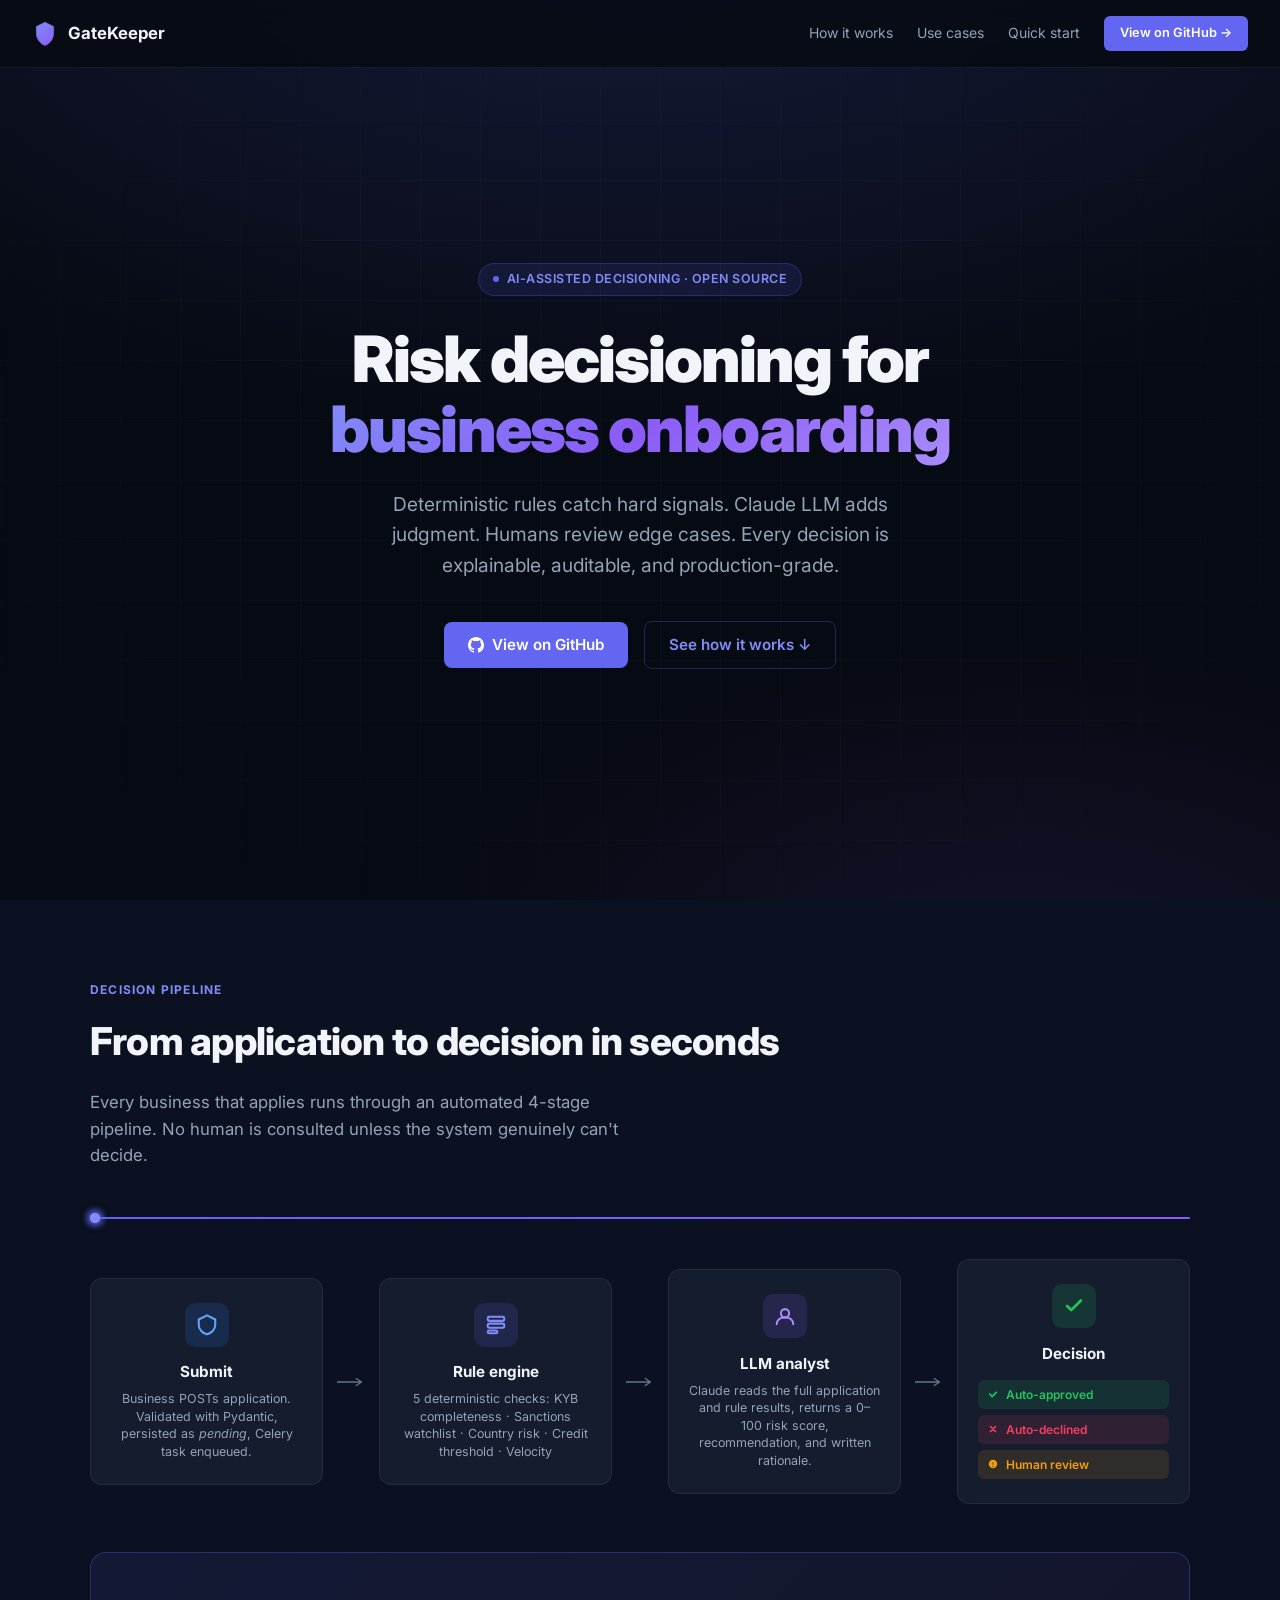
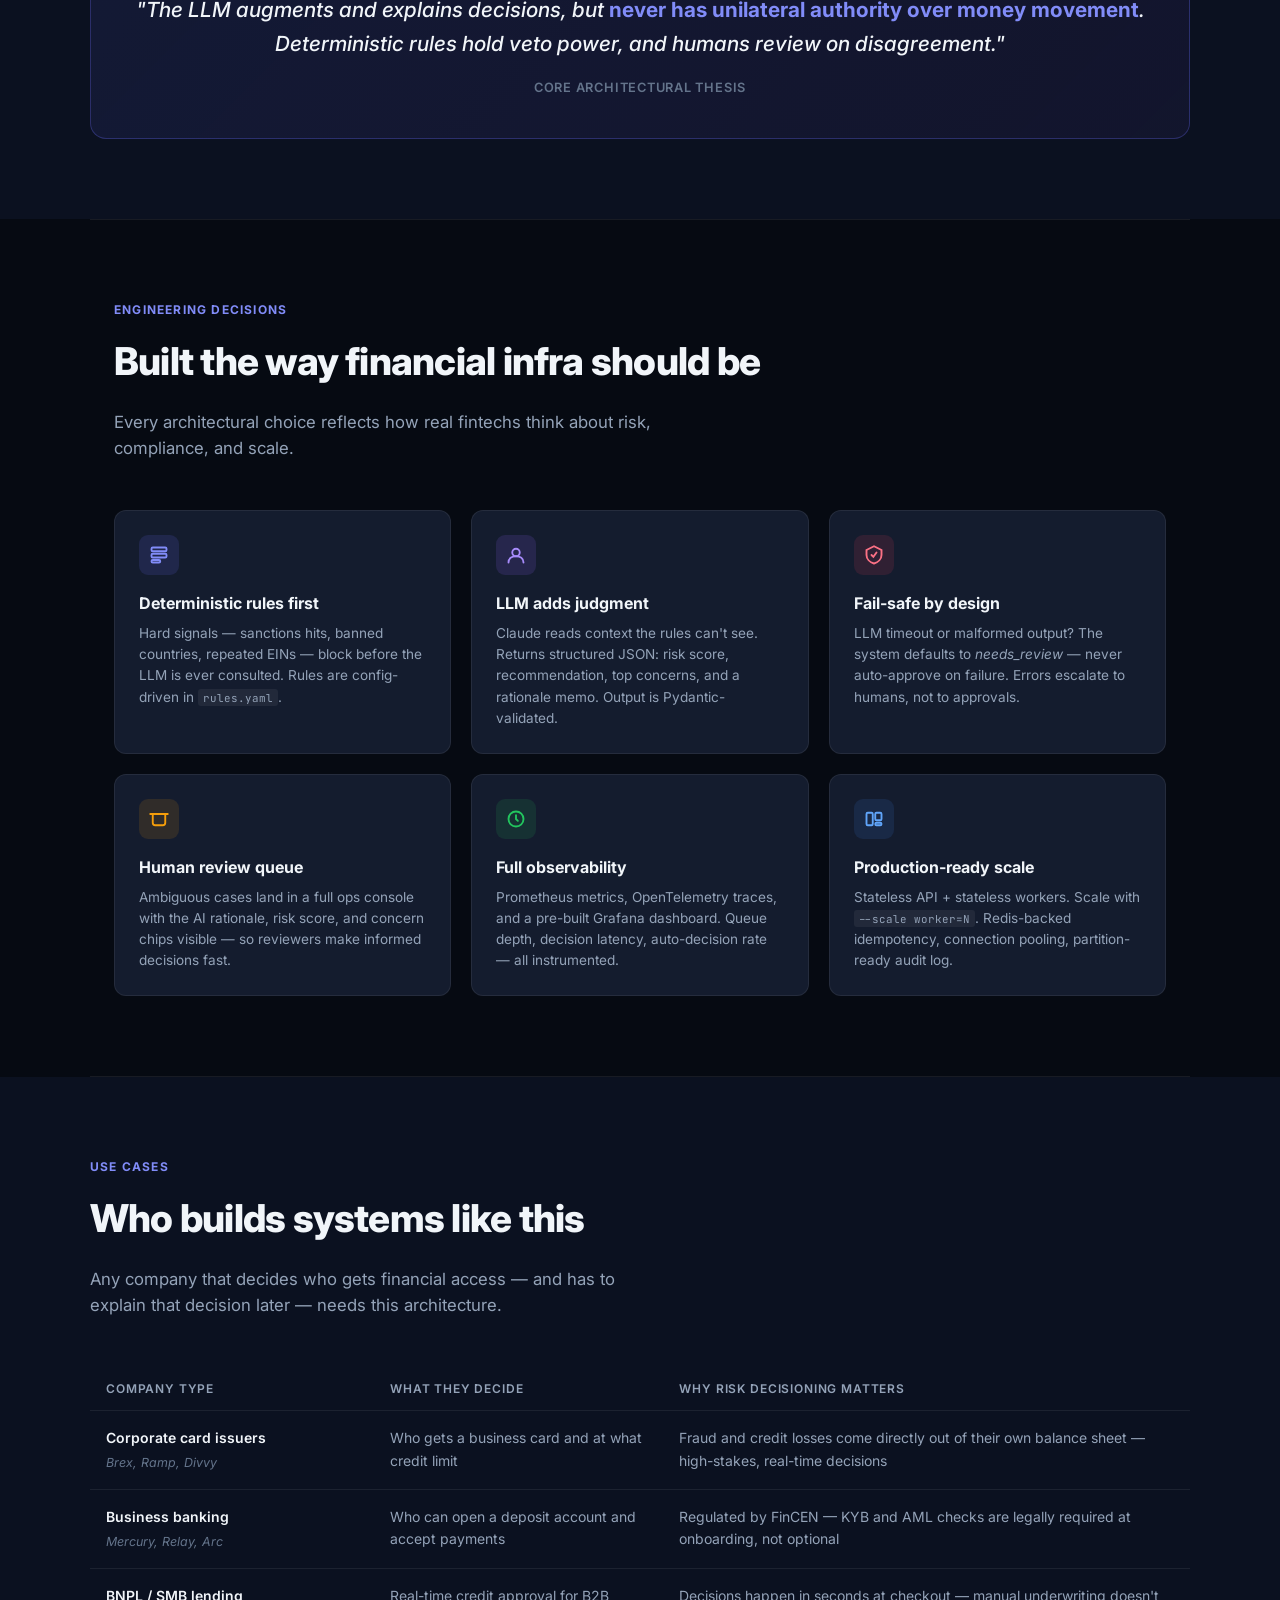
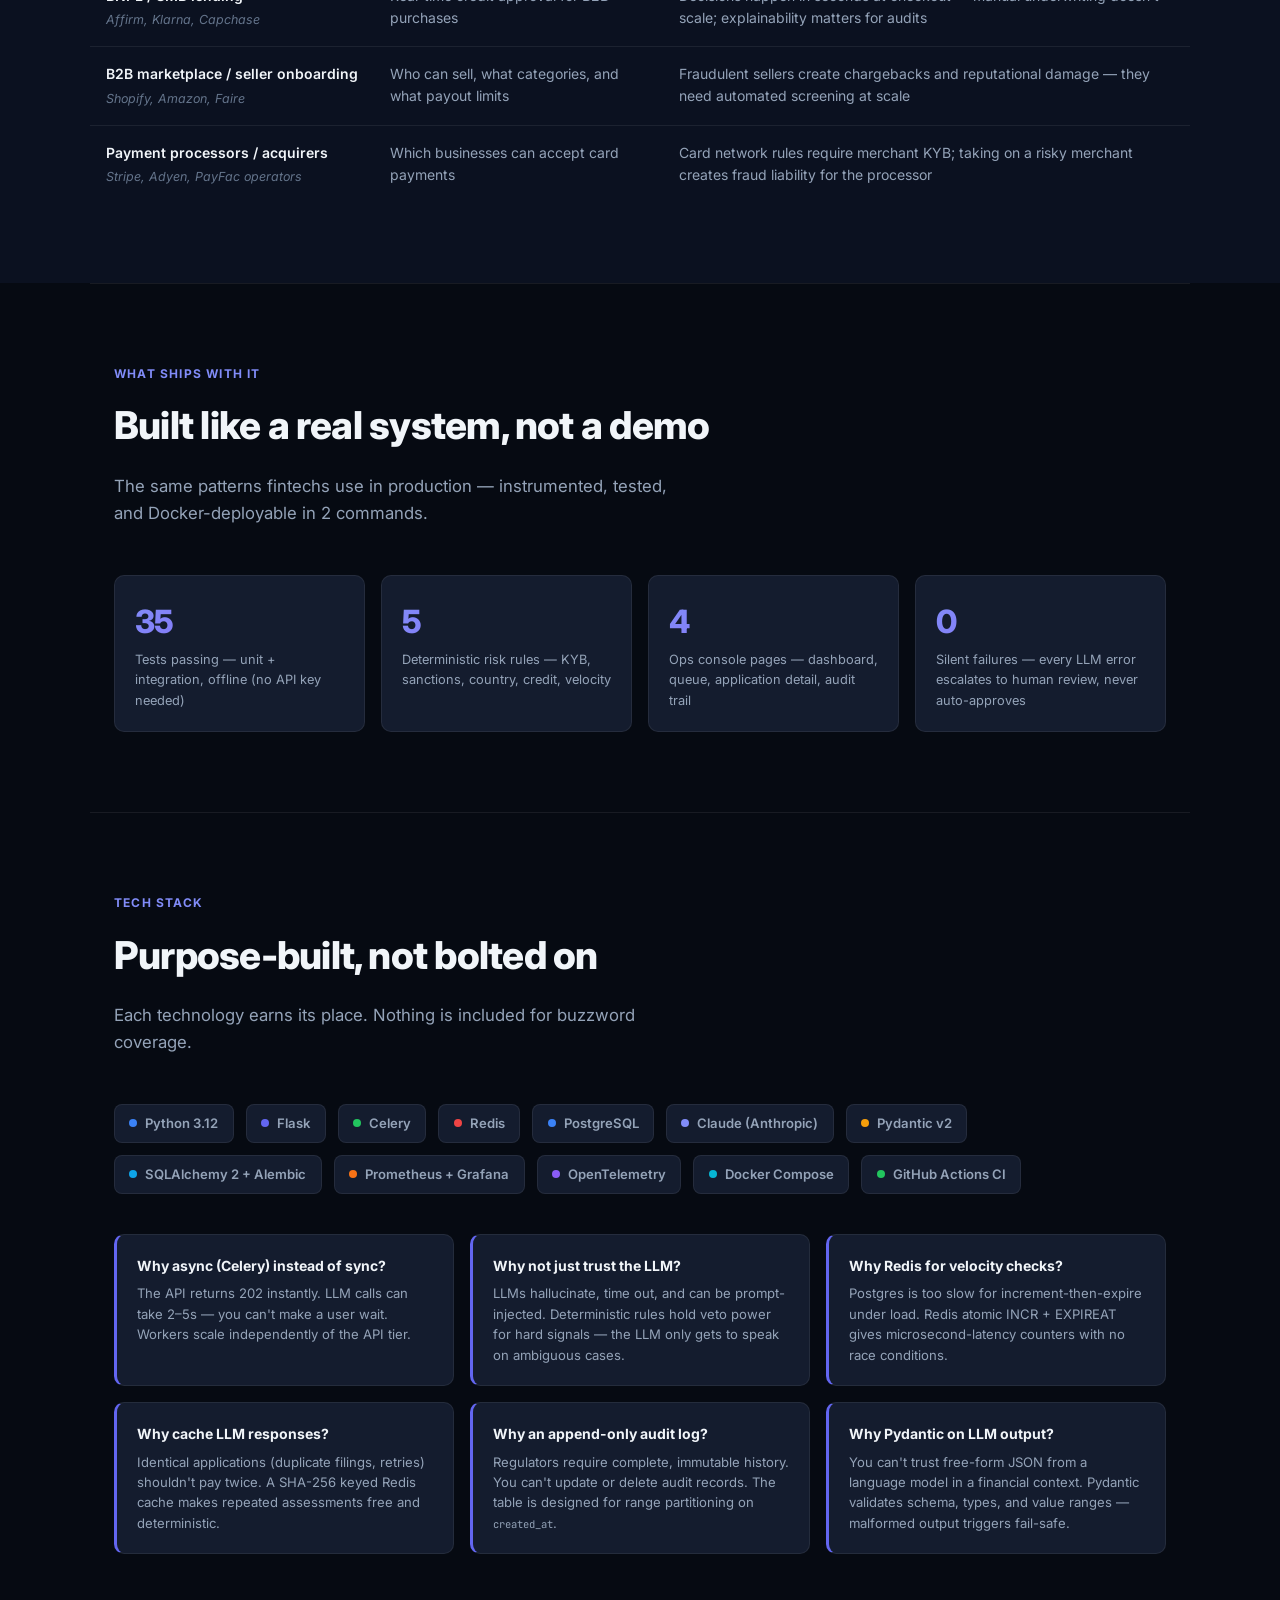
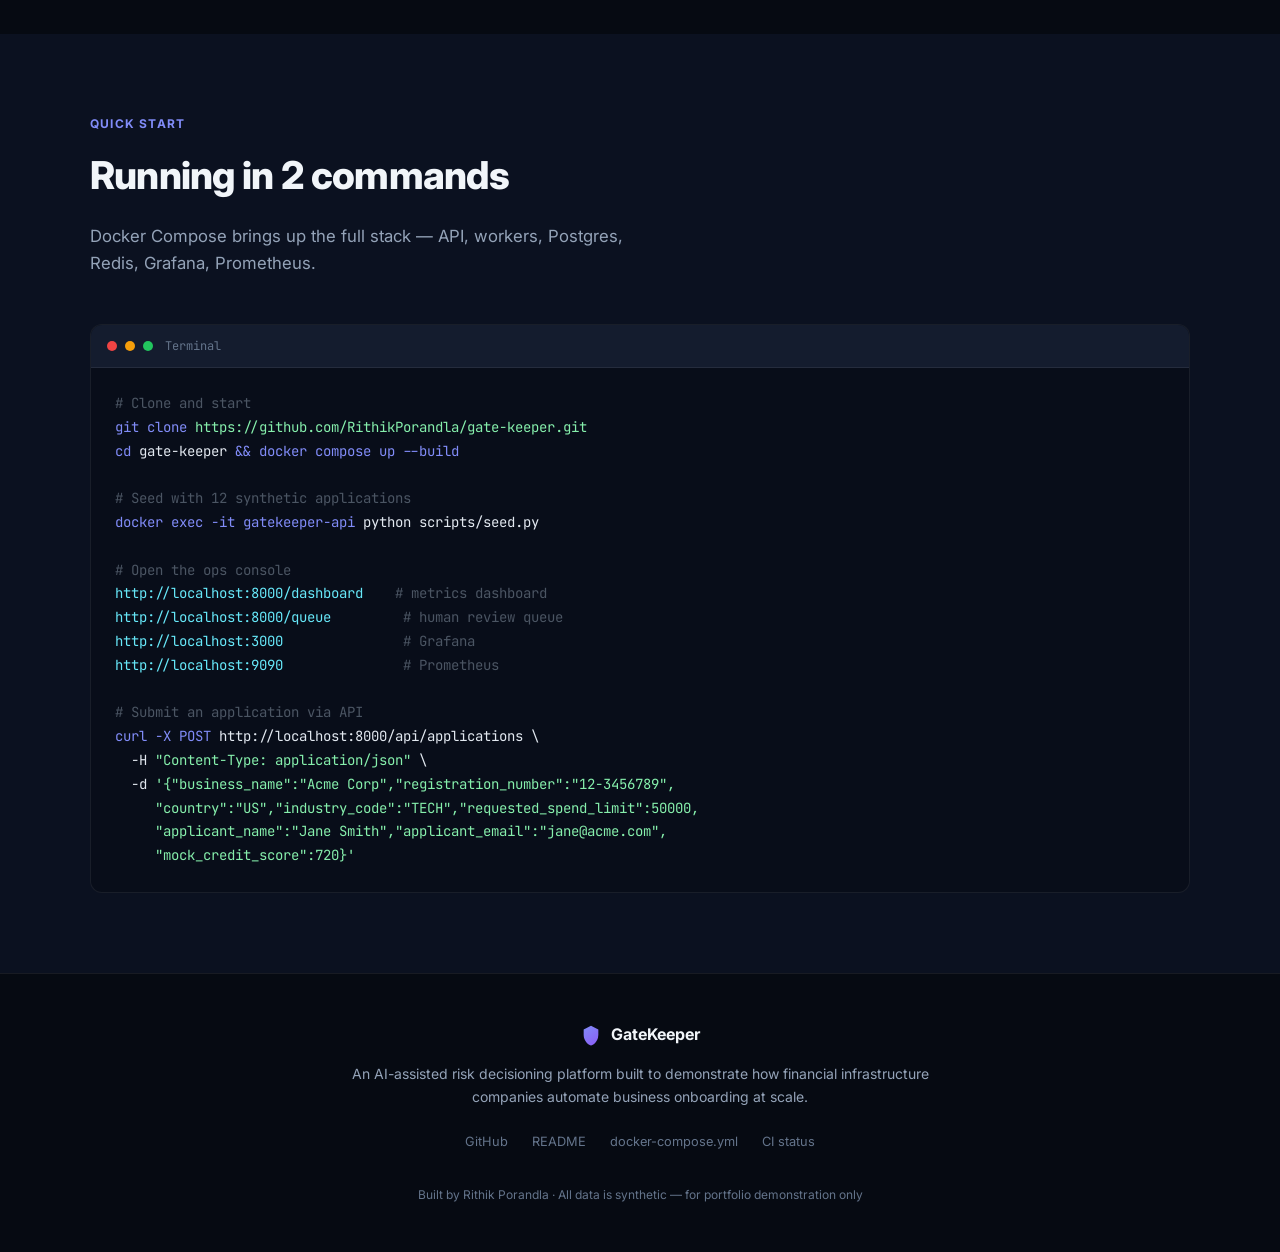
<file: docs/index.html>
<!DOCTYPE html>
<html lang="en">
<head>
  <meta charset="UTF-8">
  <meta name="viewport" content="width=device-width, initial-scale=1.0">
  <title>GateKeeper — AI Risk Decisioning Platform</title>
  <meta name="description" content="AI-assisted business onboarding and risk decisioning. Deterministic rules + LLM judgment + human oversight. Built for fintechs and B2B SaaS.">
  <meta property="og:title" content="GateKeeper — AI Risk Decisioning Platform">
  <meta property="og:description" content="Deterministic rules + Claude LLM + human review. The architecture behind how fintechs decide who gets access.">
  <meta property="og:type" content="website">
  <link rel="preconnect" href="https://fonts.googleapis.com">
  <link rel="preconnect" href="https://fonts.gstatic.com" crossorigin>
  <link href="https://fonts.googleapis.com/css2?family=Inter:wght@300;400;500;600;700;800;900&family=JetBrains+Mono:wght@400;500&display=swap" rel="stylesheet">
  <style>
    *, *::before, *::after { box-sizing: border-box; margin: 0; padding: 0; }

    :root {
      --bg:          #060a12;
      --bg-2:        #0b1120;
      --bg-3:        #111827;
      --surface:     #141c2e;
      --surface-2:   #1a2440;
      --border:      rgba(255,255,255,.07);
      --border-lit:  rgba(99,102,241,.3);
      --indigo:      #6366f1;
      --indigo-2:    #818cf8;
      --violet:      #8b5cf6;
      --green:       #22c55e;
      --amber:       #f59e0b;
      --red:         #f43f5e;
      --text:        #f1f5f9;
      --text-2:      #94a3b8;
      --text-3:      #64748b;
      --mono:        'JetBrains Mono', monospace;
    }

    html { scroll-behavior: smooth; }

    body {
      font-family: 'Inter', -apple-system, sans-serif;
      background: var(--bg);
      color: var(--text);
      line-height: 1.6;
      overflow-x: hidden;
    }

    /* ── Nav ── */
    nav {
      position: fixed; top: 0; left: 0; right: 0; z-index: 100;
      display: flex; align-items: center; justify-content: space-between;
      padding: 1rem 2rem;
      background: rgba(6,10,18,.8);
      backdrop-filter: blur(12px);
      border-bottom: 1px solid var(--border);
    }
    .nav-brand {
      display: flex; align-items: center; gap: .6rem;
      font-weight: 700; font-size: 1.05rem; color: var(--text);
      text-decoration: none;
    }
    .nav-brand svg { width: 26px; height: 26px; }
    .nav-links { display: flex; align-items: center; gap: 1.5rem; }
    .nav-links a {
      color: var(--text-2); font-size: .875rem; text-decoration: none;
      transition: color .2s;
    }
    .nav-links a:hover { color: var(--text); }
    .nav-cta {
      background: var(--indigo); color: #fff !important;
      padding: .45rem 1rem; border-radius: 6px;
      font-weight: 600; font-size: .8rem !important;
      transition: opacity .2s !important;
    }
    .nav-cta:hover { opacity: .85; }

    /* ── Hero ── */
    .hero {
      min-height: 100vh;
      display: flex; align-items: center; justify-content: center;
      text-align: center;
      padding: 7rem 1.5rem 5rem;
      position: relative;
      background:
        radial-gradient(ellipse 80% 60% at 50% -10%, rgba(99,102,241,.18), transparent),
        radial-gradient(ellipse 50% 40% at 80% 110%, rgba(139,92,246,.10), transparent);
    }
    .hero::before {
      content: '';
      position: absolute; inset: 0;
      background-image:
        linear-gradient(rgba(255,255,255,.025) 1px, transparent 1px),
        linear-gradient(90deg, rgba(255,255,255,.025) 1px, transparent 1px);
      background-size: 60px 60px;
      mask-image: radial-gradient(ellipse 80% 80% at 50% 50%, black 40%, transparent 80%);
      pointer-events: none;
    }
    .hero-inner { position: relative; max-width: 760px; }
    .hero-badge {
      display: inline-flex; align-items: center; gap: .5rem;
      background: rgba(99,102,241,.12); border: 1px solid rgba(99,102,241,.25);
      color: var(--indigo-2); font-size: .78rem; font-weight: 600;
      padding: .35rem .85rem; border-radius: 100px;
      letter-spacing: .04em; text-transform: uppercase;
      margin-bottom: 1.75rem;
    }
    .hero-badge-dot {
      width: 6px; height: 6px; border-radius: 50%;
      background: var(--indigo); animation: pulse 2s infinite;
    }
    @keyframes pulse {
      0%,100% { opacity: 1; transform: scale(1); }
      50% { opacity: .5; transform: scale(.8); }
    }
    h1 {
      font-size: clamp(2.4rem, 6vw, 4rem);
      font-weight: 900;
      line-height: 1.1;
      letter-spacing: -.03em;
      margin-bottom: 1.5rem;
    }
    .grad-text {
      background: linear-gradient(135deg, var(--indigo-2) 0%, var(--violet) 50%, #a78bfa 100%);
      -webkit-background-clip: text;
      -webkit-text-fill-color: transparent;
      background-clip: text;
    }
    .hero-sub {
      font-size: clamp(1rem, 2.5vw, 1.2rem);
      color: var(--text-2); max-width: 540px; margin: 0 auto 2.5rem;
      font-weight: 400;
    }
    .hero-ctas {
      display: flex; align-items: center; justify-content: center;
      gap: 1rem; flex-wrap: wrap;
    }
    .btn-primary {
      display: inline-flex; align-items: center; gap: .5rem;
      background: var(--indigo); color: #fff;
      padding: .7rem 1.5rem; border-radius: 8px;
      font-weight: 600; font-size: .95rem; text-decoration: none;
      transition: opacity .2s, transform .15s;
    }
    .btn-primary:hover { opacity: .88; transform: translateY(-1px); }
    .btn-outline {
      display: inline-flex; align-items: center; gap: .5rem;
      border: 1px solid var(--border-lit); color: var(--indigo-2);
      padding: .7rem 1.5rem; border-radius: 8px;
      font-weight: 600; font-size: .95rem; text-decoration: none;
      transition: background .2s, transform .15s;
    }
    .btn-outline:hover { background: rgba(99,102,241,.08); transform: translateY(-1px); }

    /* ── Section layout ── */
    section { padding: 5rem 1.5rem; max-width: 1100px; margin: 0 auto; }
    .section-label {
      font-size: .75rem; font-weight: 700; letter-spacing: .1em;
      text-transform: uppercase; color: var(--indigo-2);
      margin-bottom: .75rem;
    }
    .section-title {
      font-size: clamp(1.6rem, 4vw, 2.4rem);
      font-weight: 800; letter-spacing: -.02em;
      margin-bottom: 1rem;
    }
    .section-sub {
      color: var(--text-2); font-size: 1.05rem; max-width: 560px;
      margin-bottom: 3rem;
    }
    .divider { border: none; border-top: 1px solid var(--border); max-width: 1100px; margin: 0 auto; }

    /* ── Pipeline ── */
    .pipeline-section { background: var(--bg-2); padding: 5rem 1.5rem; }
    .pipeline-section > .inner { max-width: 1100px; margin: 0 auto; }
    .pipeline-flow {
      display: grid;
      grid-template-columns: 1fr 40px 1fr 40px 1fr 40px 1fr;
      align-items: center;
      gap: .5rem;
      margin-top: 2.5rem;
      overflow-x: auto;
    }
    .pipe-stage {
      background: var(--surface);
      border: 1px solid var(--border);
      border-radius: 12px;
      padding: 1.5rem 1.25rem;
      text-align: center;
      position: relative;
      transition: border-color .3s, transform .2s;
      min-width: 160px;
    }
    .pipe-stage:hover { border-color: var(--border-lit); transform: translateY(-3px); }
    .pipe-stage-icon {
      width: 44px; height: 44px; border-radius: 10px;
      display: flex; align-items: center; justify-content: center;
      margin: 0 auto .85rem;
    }
    .pi-blue  { background: rgba(59,130,246,.15); color: #60a5fa; }
    .pi-indigo{ background: rgba(99,102,241,.15); color: var(--indigo-2); }
    .pi-violet{ background: rgba(139,92,246,.15); color: #a78bfa; }
    .pi-green { background: rgba(34,197,94,.15);  color: var(--green); }
    .pipe-stage-icon svg { width: 22px; height: 22px; }
    .pipe-stage-name { font-weight: 700; font-size: .95rem; margin-bottom: .35rem; }
    .pipe-stage-desc { font-size: .78rem; color: var(--text-2); line-height: 1.4; }
    .pipe-arrow {
      display: flex; align-items: center; justify-content: center;
      color: var(--text-3);
    }
    .pipe-arrow svg { width: 28px; height: 20px; }
    .pipe-outcomes {
      display: flex; flex-direction: column; gap: .4rem; margin-top: .85rem;
    }
    .outcome-item {
      display: flex; align-items: center; gap: .5rem;
      font-size: .75rem; font-weight: 600; padding: .3rem .6rem;
      border-radius: 6px;
    }
    .oi-green { background: rgba(34,197,94,.12); color: var(--green); }
    .oi-red   { background: rgba(244,63,94,.12);  color: var(--red); }
    .oi-amber { background: rgba(245,158,11,.12); color: var(--amber); }
    .outcome-item svg { width: 10px; height: 10px; flex-shrink: 0; }

    /* Flow animation */
    .flow-track {
      height: 2px; background: linear-gradient(90deg, var(--indigo), var(--violet));
      position: relative; overflow: visible; margin: 2.5rem 0 .5rem;
      border-radius: 2px; opacity: .35;
      max-width: 100%;
    }
    .flow-dot {
      width: 10px; height: 10px; border-radius: 50%;
      background: var(--indigo-2);
      box-shadow: 0 0 8px var(--indigo);
      position: absolute; top: 50%; transform: translateY(-50%);
      animation: flowRight 4s linear infinite;
    }
    .flow-dot:nth-child(2) { animation-delay: 1.3s; }
    .flow-dot:nth-child(3) { animation-delay: 2.6s; }
    @keyframes flowRight {
      0%   { left: -10px; opacity: 0; }
      5%   { opacity: 1; }
      95%  { opacity: 1; }
      100% { left: calc(100% + 10px); opacity: 0; }
    }

    /* ── Features ── */
    .features-grid {
      display: grid;
      grid-template-columns: repeat(auto-fill, minmax(300px, 1fr));
      gap: 1.25rem;
      margin-top: 2.5rem;
    }
    .feature-card {
      background: var(--surface);
      border: 1px solid var(--border);
      border-radius: 12px;
      padding: 1.5rem;
      transition: border-color .3s, transform .2s;
    }
    .feature-card:hover { border-color: var(--border-lit); transform: translateY(-2px); }
    .feature-icon {
      width: 40px; height: 40px; border-radius: 9px;
      display: flex; align-items: center; justify-content: center;
      margin-bottom: 1rem;
    }
    .feature-icon svg { width: 20px; height: 20px; }
    .feature-title { font-weight: 700; font-size: 1rem; margin-bottom: .4rem; }
    .feature-desc { font-size: .85rem; color: var(--text-2); line-height: 1.55; }

    /* ── Use cases ── */
    .usecases-section { background: var(--bg-2); padding: 5rem 1.5rem; }
    .usecases-section > .inner { max-width: 1100px; margin: 0 auto; }
    .usecases-table {
      width: 100%; border-collapse: collapse; margin-top: 2.5rem;
      font-size: .875rem;
    }
    .usecases-table th {
      text-align: left; padding: .75rem 1rem;
      color: var(--text-2); font-weight: 600; font-size: .75rem;
      text-transform: uppercase; letter-spacing: .07em;
      border-bottom: 1px solid var(--border);
    }
    .usecases-table td {
      padding: 1rem;
      border-bottom: 1px solid var(--border);
      vertical-align: top;
    }
    .usecases-table tr:last-child td { border-bottom: none; }
    .usecases-table tr:hover td { background: rgba(99,102,241,.04); }
    .uc-who { font-weight: 600; color: var(--text); white-space: nowrap; }
    .uc-companies { color: var(--text-3); font-size: .78rem; margin-top: .2rem; font-style: italic; }
    .uc-what { color: var(--text-2); }
    .uc-why  { color: var(--text-2); }
    .uc-badge {
      display: inline-block; font-size: .7rem; font-weight: 600;
      padding: .2rem .55rem; border-radius: 100px;
      background: rgba(99,102,241,.12); color: var(--indigo-2);
      border: 1px solid rgba(99,102,241,.2);
      white-space: nowrap;
    }

    /* ── Observability callout ── */
    .obs-grid {
      display: grid; grid-template-columns: repeat(auto-fill, minmax(220px, 1fr));
      gap: 1rem; margin-top: 2.5rem;
    }
    .obs-card {
      background: var(--surface); border: 1px solid var(--border);
      border-radius: 10px; padding: 1.25rem;
    }
    .obs-num {
      font-size: 2rem; font-weight: 800; letter-spacing: -.03em;
      background: linear-gradient(135deg, var(--indigo-2), var(--violet));
      -webkit-background-clip: text; -webkit-text-fill-color: transparent;
      background-clip: text;
    }
    .obs-label { font-size: .8rem; color: var(--text-2); margin-top: .2rem; }

    /* ── Tech stack ── */
    .stack-grid {
      display: flex; flex-wrap: wrap; gap: .75rem;
      margin-top: 2rem;
    }
    .stack-badge {
      display: inline-flex; align-items: center; gap: .5rem;
      background: var(--surface); border: 1px solid var(--border);
      border-radius: 8px; padding: .5rem .9rem;
      font-size: .82rem; font-weight: 600; color: var(--text-2);
      transition: border-color .2s, color .2s;
    }
    .stack-badge:hover { border-color: var(--border-lit); color: var(--text); }
    .stack-badge .dot {
      width: 8px; height: 8px; border-radius: 50%;
    }

    /* ── Quick start ── */
    .quickstart-section { background: var(--bg-2); padding: 5rem 1.5rem; }
    .quickstart-section > .inner { max-width: 1100px; margin: 0 auto; }
    .code-block {
      background: #080d19;
      border: 1px solid var(--border);
      border-radius: 12px;
      overflow: hidden;
      margin-top: 2rem;
    }
    .code-bar {
      background: var(--surface); padding: .7rem 1rem;
      display: flex; align-items: center; gap: .5rem;
      border-bottom: 1px solid var(--border);
    }
    .code-dot { width: 10px; height: 10px; border-radius: 50%; }
    .code-bar-label {
      margin-left: .25rem; font-size: .75rem; color: var(--text-3);
      font-family: var(--mono);
    }
    .code-body { padding: 1.5rem 1.5rem; overflow-x: auto; }
    .code-body pre {
      font-family: var(--mono);
      font-size: .875rem; line-height: 1.7;
      color: #e2e8f0;
    }
    .c-comment { color: #4b5563; }
    .c-cmd     { color: var(--indigo-2); }
    .c-str     { color: #86efac; }
    .c-url     { color: #67e8f9; }

    /* ── Design decisions ── */
    .decisions-grid {
      display: grid; grid-template-columns: repeat(auto-fill, minmax(280px, 1fr));
      gap: 1rem; margin-top: 2.5rem;
    }
    .decision-card {
      background: var(--surface); border: 1px solid var(--border);
      border-radius: 10px; padding: 1.25rem;
      border-left: 3px solid var(--indigo);
    }
    .decision-q { font-weight: 700; font-size: .875rem; margin-bottom: .4rem; color: var(--text); }
    .decision-a { font-size: .82rem; color: var(--text-2); line-height: 1.55; }

    /* ── Architecture thesis ── */
    .thesis-box {
      background: linear-gradient(135deg, rgba(99,102,241,.1) 0%, rgba(139,92,246,.06) 100%);
      border: 1px solid var(--border-lit);
      border-radius: 16px;
      padding: 2.5rem;
      margin-top: 3rem;
      text-align: center;
    }
    .thesis-quote {
      font-size: clamp(1.05rem, 2.5vw, 1.3rem);
      font-weight: 500; color: var(--text); line-height: 1.65;
      font-style: italic;
    }
    .thesis-quote strong { color: var(--indigo-2); font-style: normal; }
    .thesis-attr {
      margin-top: 1rem; font-size: .8rem; color: var(--text-3); font-weight: 600;
      letter-spacing: .06em; text-transform: uppercase;
    }

    /* ── Footer ── */
    footer {
      border-top: 1px solid var(--border);
      padding: 3rem 1.5rem;
      text-align: center;
    }
    .footer-inner { max-width: 600px; margin: 0 auto; }
    .footer-logo {
      display: inline-flex; align-items: center; gap: .6rem;
      font-weight: 700; font-size: 1rem; color: var(--text);
      text-decoration: none; margin-bottom: 1rem;
    }
    .footer-logo svg { width: 22px; height: 22px; }
    .footer-desc { font-size: .875rem; color: var(--text-2); margin-bottom: 1.5rem; }
    .footer-links { display: flex; align-items: center; justify-content: center; gap: 1.5rem; }
    .footer-links a {
      font-size: .8rem; color: var(--text-3); text-decoration: none;
      transition: color .2s;
    }
    .footer-links a:hover { color: var(--indigo-2); }
    .footer-copy { margin-top: 2rem; font-size: .75rem; color: var(--text-3); }

    /* ── Scroll reveal ── */
    .reveal { opacity: 0; transform: translateY(24px); transition: opacity .6s, transform .6s; }
    .reveal.visible { opacity: 1; transform: none; }

    /* ── Responsive ── */
    @media (max-width: 680px) {
      nav { padding: 1rem; }
      .pipeline-flow { grid-template-columns: 1fr; }
      .pipe-arrow { transform: rotate(90deg); }
      .usecases-table { font-size: .8rem; }
      .usecases-table td { padding: .75rem .6rem; }
    }
  </style>
</head>
<body>

<!-- ── Nav ── -->
<nav>
  <a href="#" class="nav-brand">
    <svg viewBox="0 0 24 24" fill="none">
      <path d="M12 2L4 6v6c0 5.25 3.5 10.15 8 11.5C16.5 22.15 20 17.25 20 12V6L12 2z"
        fill="url(#ng)" stroke="url(#ng)" stroke-width=".5"/>
      <defs>
        <linearGradient id="ng" x1="4" y1="2" x2="20" y2="23.5" gradientUnits="userSpaceOnUse">
          <stop offset="0%" stop-color="#818cf8"/>
          <stop offset="100%" stop-color="#8b5cf6"/>
        </linearGradient>
      </defs>
    </svg>
    GateKeeper
  </a>
  <div class="nav-links">
    <a href="#pipeline">How it works</a>
    <a href="#usecases">Use cases</a>
    <a href="#quickstart">Quick start</a>
    <a href="https://github.com/RithikPorandla/gate-keeper" class="nav-cta" target="_blank" rel="noopener">
      View on GitHub →
    </a>
  </div>
</nav>

<!-- ── Hero ── -->
<div class="hero">
  <div class="hero-inner">
    <div class="hero-badge">
      <div class="hero-badge-dot"></div>
      AI-assisted decisioning · Open source
    </div>
    <h1>
      Risk decisioning for<br>
      <span class="grad-text">business onboarding</span>
    </h1>
    <p class="hero-sub">
      Deterministic rules catch hard signals. Claude LLM adds judgment.
      Humans review edge cases. Every decision is explainable, auditable, and production-grade.
    </p>
    <div class="hero-ctas">
      <a href="https://github.com/RithikPorandla/gate-keeper" class="btn-primary" target="_blank" rel="noopener">
        <svg viewBox="0 0 20 20" fill="currentColor" width="16" height="16">
          <path fill-rule="evenodd" d="M10 0C4.477 0 0 4.484 0 10.017c0 4.425 2.865 8.18 6.839 9.504.5.092.682-.217.682-.483 0-.237-.008-.868-.013-1.703-2.782.605-3.369-1.343-3.369-1.343-.454-1.158-1.11-1.466-1.11-1.466-.908-.62.069-.608.069-.608 1.003.07 1.531 1.032 1.531 1.032.892 1.53 2.341 1.088 2.91.832.092-.647.35-1.088.636-1.338-2.22-.253-4.555-1.113-4.555-4.951 0-1.093.39-1.988 1.029-2.688-.103-.253-.446-1.272.098-2.65 0 0 .84-.27 2.75 1.026A9.564 9.564 0 0110 4.844c.85.004 1.705.115 2.504.337 1.909-1.296 2.747-1.027 2.747-1.027.546 1.379.203 2.398.1 2.651.64.7 1.028 1.595 1.028 2.688 0 3.848-2.339 4.695-4.566 4.943.359.309.678.92.678 1.855 0 1.338-.012 2.419-.012 2.747 0 .268.18.58.688.482A10.019 10.019 0 0020 10.017C20 4.484 15.522 0 10 0z" clip-rule="evenodd"/>
        </svg>
        View on GitHub
      </a>
      <a href="#pipeline" class="btn-outline">
        See how it works ↓
      </a>
    </div>
  </div>
</div>

<!-- ── Pipeline ── -->
<div class="pipeline-section" id="pipeline">
  <div class="inner">
    <div class="reveal">
      <div class="section-label">Decision pipeline</div>
      <h2 class="section-title">From application to decision in seconds</h2>
      <p class="section-sub">
        Every business that applies runs through an automated 4-stage pipeline.
        No human is consulted unless the system genuinely can't decide.
      </p>
    </div>

    <div class="flow-track reveal">
      <div class="flow-dot"></div>
      <div class="flow-dot"></div>
      <div class="flow-dot"></div>
    </div>

    <div class="pipeline-flow reveal">

      <div class="pipe-stage">
        <div class="pipe-stage-icon pi-blue">
          <svg viewBox="0 0 16 16" fill="none" stroke="currentColor" stroke-width="1.5" stroke-linecap="round">
            <path d="M8 1L2 4v4c0 3 2.5 5.8 6 6.8C11.5 13.8 14 11 14 8V4L8 1z"/>
          </svg>
        </div>
        <div class="pipe-stage-name">Submit</div>
        <div class="pipe-stage-desc">Business POSTs application. Validated with Pydantic, persisted as <em>pending</em>, Celery task enqueued.</div>
      </div>

      <div class="pipe-arrow">
        <svg viewBox="0 0 32 12" fill="none">
          <path d="M0 6h28M22 2l6 4-6 4" stroke="currentColor" stroke-width="1.5" stroke-linecap="round" stroke-linejoin="round"/>
        </svg>
      </div>

      <div class="pipe-stage">
        <div class="pipe-stage-icon pi-indigo">
          <svg viewBox="0 0 16 16" fill="none" stroke="currentColor" stroke-width="1.5" stroke-linecap="round">
            <rect x="2" y="2" width="12" height="3" rx="1"/>
            <rect x="2" y="7" width="12" height="3" rx="1"/>
            <rect x="2" y="12" width="7" height="2" rx="1"/>
          </svg>
        </div>
        <div class="pipe-stage-name">Rule engine</div>
        <div class="pipe-stage-desc">5 deterministic checks: KYB completeness · Sanctions watchlist · Country risk · Credit threshold · Velocity</div>
      </div>

      <div class="pipe-arrow">
        <svg viewBox="0 0 32 12" fill="none">
          <path d="M0 6h28M22 2l6 4-6 4" stroke="currentColor" stroke-width="1.5" stroke-linecap="round" stroke-linejoin="round"/>
        </svg>
      </div>

      <div class="pipe-stage">
        <div class="pipe-stage-icon pi-violet">
          <svg viewBox="0 0 16 16" fill="none" stroke="currentColor" stroke-width="1.5" stroke-linecap="round">
            <circle cx="8" cy="6" r="3"/>
            <path d="M2 14c0-3.3 2.7-5 6-5s6 1.7 6 5"/>
          </svg>
        </div>
        <div class="pipe-stage-name">LLM analyst</div>
        <div class="pipe-stage-desc">Claude reads the full application and rule results, returns a 0–100 risk score, recommendation, and written rationale.</div>
      </div>

      <div class="pipe-arrow">
        <svg viewBox="0 0 32 12" fill="none">
          <path d="M0 6h28M22 2l6 4-6 4" stroke="currentColor" stroke-width="1.5" stroke-linecap="round" stroke-linejoin="round"/>
        </svg>
      </div>

      <div class="pipe-stage">
        <div class="pipe-stage-icon pi-green">
          <svg viewBox="0 0 16 16" fill="none" stroke="currentColor" stroke-width="2" stroke-linecap="round" stroke-linejoin="round">
            <path d="M13 4L6 11 3 8"/>
          </svg>
        </div>
        <div class="pipe-stage-name">Decision</div>
        <div class="pipe-outcomes">
          <div class="outcome-item oi-green">
            <svg viewBox="0 0 12 12" fill="none" stroke="currentColor" stroke-width="2" stroke-linecap="round"><path d="M2 6l3 3 5-5"/></svg>
            Auto-approved
          </div>
          <div class="outcome-item oi-red">
            <svg viewBox="0 0 12 12" fill="none" stroke="currentColor" stroke-width="2" stroke-linecap="round"><path d="M3 3l6 6M9 3l-6 6"/></svg>
            Auto-declined
          </div>
          <div class="outcome-item oi-amber">
            <svg viewBox="0 0 12 12" fill="currentColor"><path d="M6 1a5 5 0 100 10A5 5 0 006 1zm-.5 3a.5.5 0 011 0v2.5a.5.5 0 01-1 0V4zm.5 5.5a.75.75 0 110-1.5.75.75 0 010 1.5z"/></svg>
            Human review
          </div>
        </div>
      </div>

    </div><!-- /pipeline-flow -->

    <div class="thesis-box reveal">
      <p class="thesis-quote">
        "The LLM augments and explains decisions, but <strong>never has unilateral authority over money movement</strong>.
        Deterministic rules hold veto power, and humans review on disagreement."
      </p>
      <div class="thesis-attr">Core architectural thesis</div>
    </div>
  </div>
</div>

<hr class="divider">

<!-- ── Features ── -->
<section id="features">
  <div class="reveal">
    <div class="section-label">Engineering decisions</div>
    <h2 class="section-title">Built the way financial infra should be</h2>
    <p class="section-sub">
      Every architectural choice reflects how real fintechs think about risk, compliance, and scale.
    </p>
  </div>
  <div class="features-grid reveal">

    <div class="feature-card">
      <div class="feature-icon" style="background:rgba(99,102,241,.15);color:var(--indigo-2)">
        <svg viewBox="0 0 16 16" fill="none" stroke="currentColor" stroke-width="1.5" stroke-linecap="round">
          <rect x="2" y="2" width="12" height="3" rx="1"/>
          <rect x="2" y="7" width="12" height="3" rx="1"/>
          <rect x="2" y="12" width="7" height="2" rx="1"/>
        </svg>
      </div>
      <div class="feature-title">Deterministic rules first</div>
      <div class="feature-desc">Hard signals — sanctions hits, banned countries, repeated EINs — block before the LLM is ever consulted. Rules are config-driven in <code style="font-family:var(--mono);font-size:.8em;background:rgba(255,255,255,.06);padding:.1rem .3rem;border-radius:3px;">rules.yaml</code>.</div>
    </div>

    <div class="feature-card">
      <div class="feature-icon" style="background:rgba(139,92,246,.15);color:#a78bfa">
        <svg viewBox="0 0 16 16" fill="none" stroke="currentColor" stroke-width="1.5" stroke-linecap="round">
          <circle cx="8" cy="6" r="3"/><path d="M2 14c0-3.3 2.7-5 6-5s6 1.7 6 5"/>
        </svg>
      </div>
      <div class="feature-title">LLM adds judgment</div>
      <div class="feature-desc">Claude reads context the rules can't see. Returns structured JSON: risk score, recommendation, top concerns, and a rationale memo. Output is Pydantic-validated.</div>
    </div>

    <div class="feature-card">
      <div class="feature-icon" style="background:rgba(244,63,94,.12);color:#fb7185">
        <svg viewBox="0 0 16 16" fill="none" stroke="currentColor" stroke-width="1.5" stroke-linecap="round">
          <path d="M8 1L2 4v4c0 3 2.5 5.8 6 6.8C11.5 13.8 14 11 14 8V4L8 1z"/>
          <path d="M6 8l1.5 1.5L10 6"/>
        </svg>
      </div>
      <div class="feature-title">Fail-safe by design</div>
      <div class="feature-desc">LLM timeout or malformed output? The system defaults to <em>needs_review</em> — never auto-approve on failure. Errors escalate to humans, not to approvals.</div>
    </div>

    <div class="feature-card">
      <div class="feature-icon" style="background:rgba(245,158,11,.12);color:var(--amber)">
        <svg viewBox="0 0 16 16" fill="none" stroke="currentColor" stroke-width="1.5" stroke-linecap="round">
          <path d="M3 4h10v7a2 2 0 01-2 2H5a2 2 0 01-2-2V4z"/><path d="M1 4h14"/>
        </svg>
      </div>
      <div class="feature-title">Human review queue</div>
      <div class="feature-desc">Ambiguous cases land in a full ops console with the AI rationale, risk score, and concern chips visible — so reviewers make informed decisions fast.</div>
    </div>

    <div class="feature-card">
      <div class="feature-icon" style="background:rgba(34,197,94,.12);color:var(--green)">
        <svg viewBox="0 0 16 16" fill="none" stroke="currentColor" stroke-width="1.5" stroke-linecap="round">
          <circle cx="8" cy="8" r="6"/><path d="M8 5v3l1.5 1.5"/>
        </svg>
      </div>
      <div class="feature-title">Full observability</div>
      <div class="feature-desc">Prometheus metrics, OpenTelemetry traces, and a pre-built Grafana dashboard. Queue depth, decision latency, auto-decision rate — all instrumented.</div>
    </div>

    <div class="feature-card">
      <div class="feature-icon" style="background:rgba(59,130,246,.12);color:#60a5fa">
        <svg viewBox="0 0 16 16" fill="none" stroke="currentColor" stroke-width="1.5" stroke-linecap="round">
          <rect x="2" y="3" width="5" height="10" rx="1"/>
          <rect x="9" y="3" width="5" height="6" rx="1"/>
          <rect x="9" y="11" width="5" height="2" rx="1"/>
        </svg>
      </div>
      <div class="feature-title">Production-ready scale</div>
      <div class="feature-desc">Stateless API + stateless workers. Scale with <code style="font-family:var(--mono);font-size:.8em;background:rgba(255,255,255,.06);padding:.1rem .3rem;border-radius:3px;">--scale worker=N</code>. Redis-backed idempotency, connection pooling, partition-ready audit log.</div>
    </div>

  </div>
</section>

<hr class="divider">

<!-- ── Use cases ── -->
<div class="usecases-section" id="usecases">
  <div class="inner">
    <div class="reveal">
      <div class="section-label">Use cases</div>
      <h2 class="section-title">Who builds systems like this</h2>
      <p class="section-sub">
        Any company that decides who gets financial access — and has to explain that decision later — needs this architecture.
      </p>
    </div>
    <table class="usecases-table reveal">
      <thead>
        <tr>
          <th>Company type</th>
          <th>What they decide</th>
          <th>Why risk decisioning matters</th>
        </tr>
      </thead>
      <tbody>
        <tr>
          <td>
            <div class="uc-who">Corporate card issuers</div>
            <div class="uc-companies">Brex, Ramp, Divvy</div>
          </td>
          <td class="uc-what">Who gets a business card and at what credit limit</td>
          <td class="uc-why">Fraud and credit losses come directly out of their own balance sheet — high-stakes, real-time decisions</td>
        </tr>
        <tr>
          <td>
            <div class="uc-who">Business banking</div>
            <div class="uc-companies">Mercury, Relay, Arc</div>
          </td>
          <td class="uc-what">Who can open a deposit account and accept payments</td>
          <td class="uc-why">Regulated by FinCEN — KYB and AML checks are legally required at onboarding, not optional</td>
        </tr>
        <tr>
          <td>
            <div class="uc-who">BNPL / SMB lending</div>
            <div class="uc-companies">Affirm, Klarna, Capchase</div>
          </td>
          <td class="uc-what">Real-time credit approval for B2B purchases</td>
          <td class="uc-why">Decisions happen in seconds at checkout — manual underwriting doesn't scale; explainability matters for audits</td>
        </tr>
        <tr>
          <td>
            <div class="uc-who">B2B marketplace / seller onboarding</div>
            <div class="uc-companies">Shopify, Amazon, Faire</div>
          </td>
          <td class="uc-what">Who can sell, what categories, and what payout limits</td>
          <td class="uc-why">Fraudulent sellers create chargebacks and reputational damage — they need automated screening at scale</td>
        </tr>
        <tr>
          <td>
            <div class="uc-who">Payment processors / acquirers</div>
            <div class="uc-companies">Stripe, Adyen, PayFac operators</div>
          </td>
          <td class="uc-what">Which businesses can accept card payments</td>
          <td class="uc-why">Card network rules require merchant KYB; taking on a risky merchant creates fraud liability for the processor</td>
        </tr>
      </tbody>
    </table>
  </div>
</div>

<hr class="divider">

<!-- ── Observability numbers ── -->
<section>
  <div class="reveal">
    <div class="section-label">What ships with it</div>
    <h2 class="section-title">Built like a real system, not a demo</h2>
    <p class="section-sub">The same patterns fintechs use in production — instrumented, tested, and Docker-deployable in 2 commands.</p>
  </div>
  <div class="obs-grid reveal">
    <div class="obs-card">
      <div class="obs-num">35</div>
      <div class="obs-label">Tests passing — unit + integration, offline (no API key needed)</div>
    </div>
    <div class="obs-card">
      <div class="obs-num">5</div>
      <div class="obs-label">Deterministic risk rules — KYB, sanctions, country, credit, velocity</div>
    </div>
    <div class="obs-card">
      <div class="obs-num">4</div>
      <div class="obs-label">Ops console pages — dashboard, queue, application detail, audit trail</div>
    </div>
    <div class="obs-card">
      <div class="obs-num">0</div>
      <div class="obs-label">Silent failures — every LLM error escalates to human review, never auto-approves</div>
    </div>
  </div>
</section>

<hr class="divider">

<!-- ── Tech stack ── -->
<section id="stack">
  <div class="reveal">
    <div class="section-label">Tech stack</div>
    <h2 class="section-title">Purpose-built, not bolted on</h2>
    <p class="section-sub">Each technology earns its place. Nothing is included for buzzword coverage.</p>
  </div>
  <div class="stack-grid reveal">
    <span class="stack-badge"><span class="dot" style="background:#3b82f6"></span> Python 3.12</span>
    <span class="stack-badge"><span class="dot" style="background:#6366f1"></span> Flask</span>
    <span class="stack-badge"><span class="dot" style="background:#22c55e"></span> Celery</span>
    <span class="stack-badge"><span class="dot" style="background:#ef4444"></span> Redis</span>
    <span class="stack-badge"><span class="dot" style="background:#3b82f6"></span> PostgreSQL</span>
    <span class="stack-badge"><span class="dot" style="background:#818cf8"></span> Claude (Anthropic)</span>
    <span class="stack-badge"><span class="dot" style="background:#f59e0b"></span> Pydantic v2</span>
    <span class="stack-badge"><span class="dot" style="background:#0ea5e9"></span> SQLAlchemy 2 + Alembic</span>
    <span class="stack-badge"><span class="dot" style="background:#f97316"></span> Prometheus + Grafana</span>
    <span class="stack-badge"><span class="dot" style="background:#8b5cf6"></span> OpenTelemetry</span>
    <span class="stack-badge"><span class="dot" style="background:#06b6d4"></span> Docker Compose</span>
    <span class="stack-badge"><span class="dot" style="background:#22c55e"></span> GitHub Actions CI</span>
  </div>

  <div class="decisions-grid reveal" style="margin-top:2.5rem;">
    <div class="decision-card">
      <div class="decision-q">Why async (Celery) instead of sync?</div>
      <div class="decision-a">The API returns 202 instantly. LLM calls can take 2–5s — you can't make a user wait. Workers scale independently of the API tier.</div>
    </div>
    <div class="decision-card">
      <div class="decision-q">Why not just trust the LLM?</div>
      <div class="decision-a">LLMs hallucinate, time out, and can be prompt-injected. Deterministic rules hold veto power for hard signals — the LLM only gets to speak on ambiguous cases.</div>
    </div>
    <div class="decision-card">
      <div class="decision-q">Why Redis for velocity checks?</div>
      <div class="decision-a">Postgres is too slow for increment-then-expire under load. Redis atomic INCR + EXPIREAT gives microsecond-latency counters with no race conditions.</div>
    </div>
    <div class="decision-card">
      <div class="decision-q">Why cache LLM responses?</div>
      <div class="decision-a">Identical applications (duplicate filings, retries) shouldn't pay twice. A SHA-256 keyed Redis cache makes repeated assessments free and deterministic.</div>
    </div>
    <div class="decision-card">
      <div class="decision-q">Why an append-only audit log?</div>
      <div class="decision-a">Regulators require complete, immutable history. You can't update or delete audit records. The table is designed for range partitioning on <code style="font-family:var(--mono);font-size:.8em">created_at</code>.</div>
    </div>
    <div class="decision-card">
      <div class="decision-q">Why Pydantic on LLM output?</div>
      <div class="decision-a">You can't trust free-form JSON from a language model in a financial context. Pydantic validates schema, types, and value ranges — malformed output triggers fail-safe.</div>
    </div>
  </div>
</section>

<!-- ── Quick start ── -->
<div class="quickstart-section" id="quickstart">
  <div class="inner">
    <div class="reveal">
      <div class="section-label">Quick start</div>
      <h2 class="section-title">Running in 2 commands</h2>
      <p class="section-sub">Docker Compose brings up the full stack — API, workers, Postgres, Redis, Grafana, Prometheus.</p>
    </div>
    <div class="code-block reveal">
      <div class="code-bar">
        <div class="code-dot" style="background:#ef4444"></div>
        <div class="code-dot" style="background:#f59e0b"></div>
        <div class="code-dot" style="background:#22c55e"></div>
        <span class="code-bar-label">Terminal</span>
      </div>
      <div class="code-body">
        <pre><span class="c-comment"># Clone and start</span>
<span class="c-cmd">git clone</span> <span class="c-str">https://github.com/RithikPorandla/gate-keeper.git</span>
<span class="c-cmd">cd</span> gate-keeper <span class="c-cmd">&amp;&amp; docker compose up --build</span>

<span class="c-comment"># Seed with 12 synthetic applications</span>
<span class="c-cmd">docker exec -it gatekeeper-api</span> python scripts/seed.py

<span class="c-comment"># Open the ops console</span>
<span class="c-url">http://localhost:8000/dashboard</span>    <span class="c-comment"># metrics dashboard</span>
<span class="c-url">http://localhost:8000/queue</span>         <span class="c-comment"># human review queue</span>
<span class="c-url">http://localhost:3000</span>               <span class="c-comment"># Grafana</span>
<span class="c-url">http://localhost:9090</span>               <span class="c-comment"># Prometheus</span>

<span class="c-comment"># Submit an application via API</span>
<span class="c-cmd">curl -X POST</span> http://localhost:8000/api/applications \
  -H <span class="c-str">"Content-Type: application/json"</span> \
  -d <span class="c-str">'{"business_name":"Acme Corp","registration_number":"12-3456789",
     "country":"US","industry_code":"TECH","requested_spend_limit":50000,
     "applicant_name":"Jane Smith","applicant_email":"jane@acme.com",
     "mock_credit_score":720}'</span></pre>
      </div>
    </div>
  </div>
</div>

<!-- ── Footer ── -->
<footer>
  <div class="footer-inner">
    <a href="#" class="footer-logo">
      <svg viewBox="0 0 24 24" fill="none" width="22" height="22">
        <path d="M12 2L4 6v6c0 5.25 3.5 10.15 8 11.5C16.5 22.15 20 17.25 20 12V6L12 2z" fill="url(#fg)"/>
        <defs><linearGradient id="fg" x1="4" y1="2" x2="20" y2="23.5" gradientUnits="userSpaceOnUse">
          <stop offset="0%" stop-color="#818cf8"/><stop offset="100%" stop-color="#8b5cf6"/>
        </linearGradient></defs>
      </svg>
      GateKeeper
    </a>
    <p class="footer-desc">
      An AI-assisted risk decisioning platform built to demonstrate how financial infrastructure
      companies automate business onboarding at scale.
    </p>
    <div class="footer-links">
      <a href="https://github.com/RithikPorandla/gate-keeper" target="_blank" rel="noopener">GitHub</a>
      <a href="https://github.com/RithikPorandla/gate-keeper#readme" target="_blank" rel="noopener">README</a>
      <a href="https://github.com/RithikPorandla/gate-keeper/blob/main/docker-compose.yml" target="_blank" rel="noopener">docker-compose.yml</a>
      <a href="https://github.com/RithikPorandla/gate-keeper/actions" target="_blank" rel="noopener">CI status</a>
    </div>
    <p class="footer-copy">Built by Rithik Porandla · All data is synthetic — for portfolio demonstration only</p>
  </div>
</footer>

<script>
  // Scroll reveal
  const els = document.querySelectorAll('.reveal');
  const io = new IntersectionObserver(entries => {
    entries.forEach(e => {
      if (e.isIntersecting) { e.target.classList.add('visible'); io.unobserve(e.target); }
    });
  }, { threshold: 0.1, rootMargin: '0px 0px -40px 0px' });
  els.forEach(el => io.observe(el));

  // Smooth nav link scroll
  document.querySelectorAll('a[href^="#"]').forEach(a => {
    a.addEventListener('click', e => {
      const id = a.getAttribute('href').slice(1);
      if (!id) return;
      const target = document.getElementById(id);
      if (target) {
        e.preventDefault();
        target.scrollIntoView({ behavior: 'smooth', block: 'start' });
      }
    });
  });
</script>
</body>
</html>
</file>
